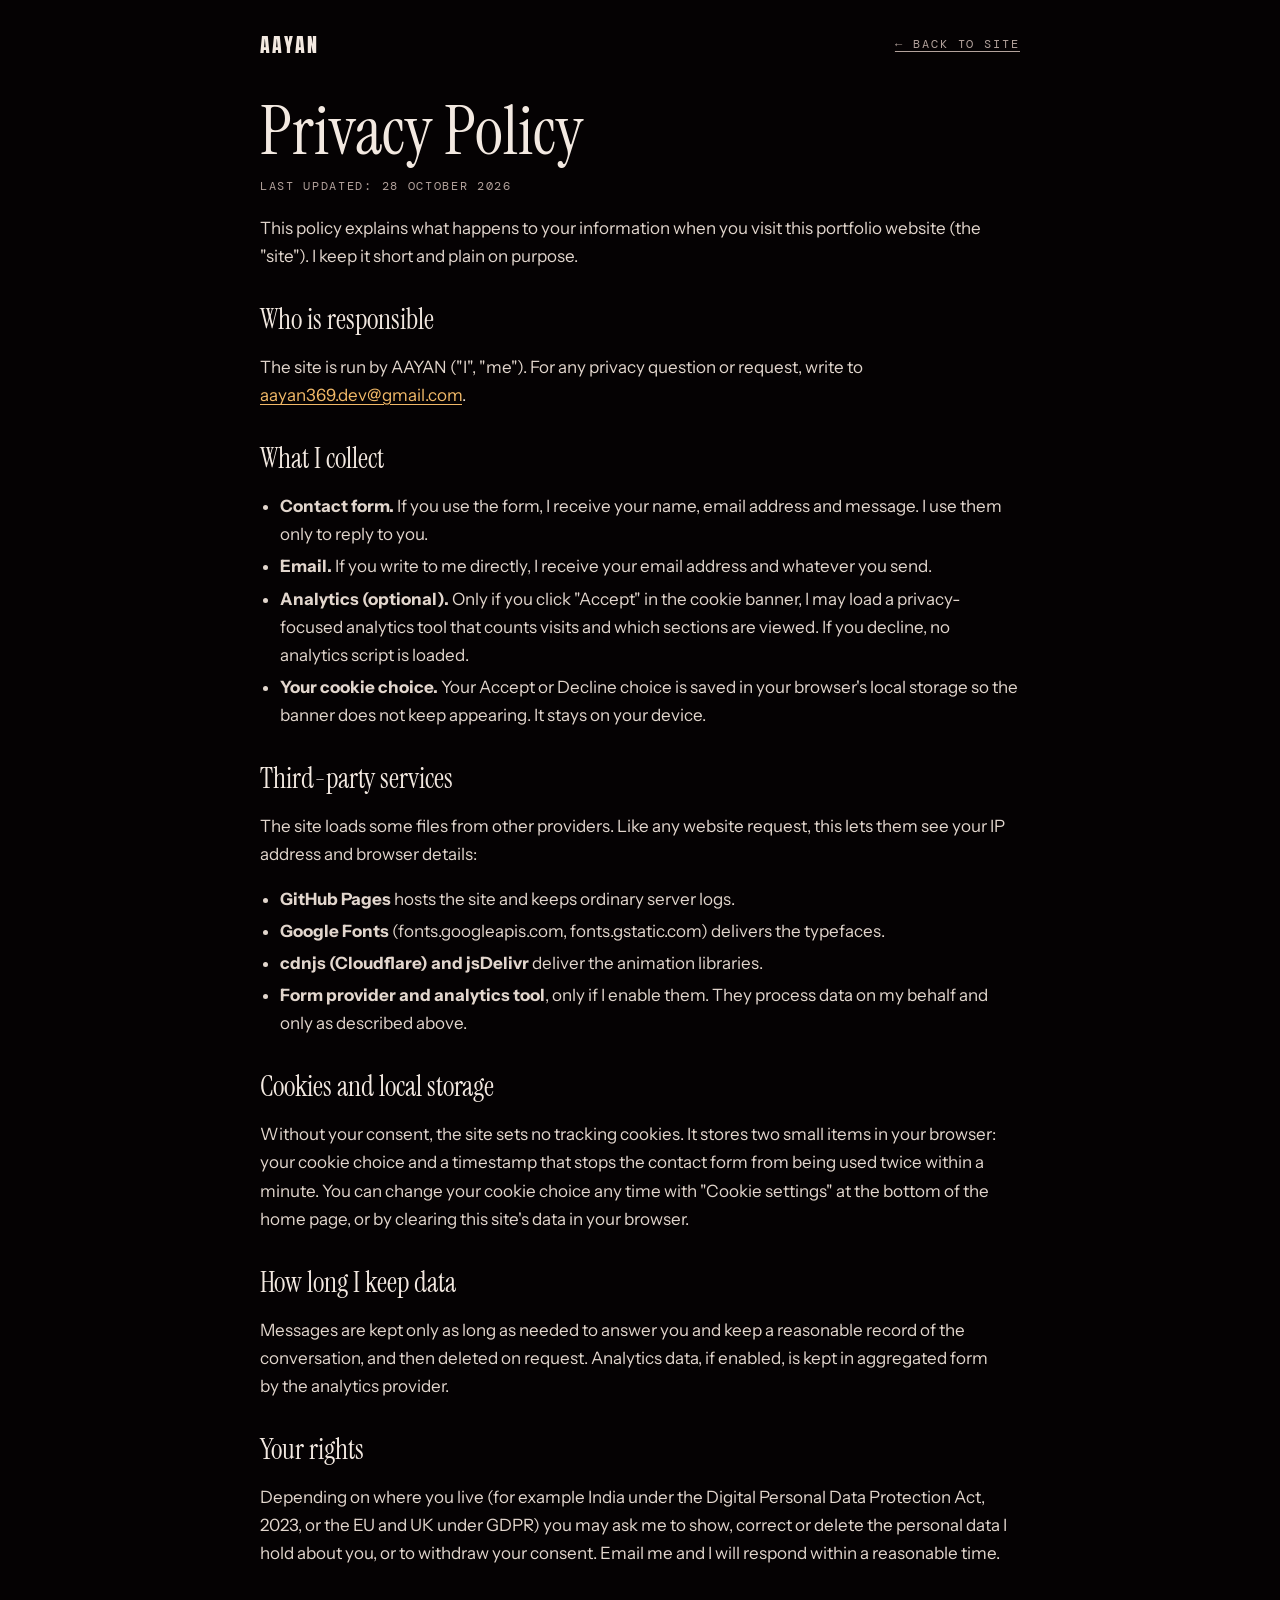
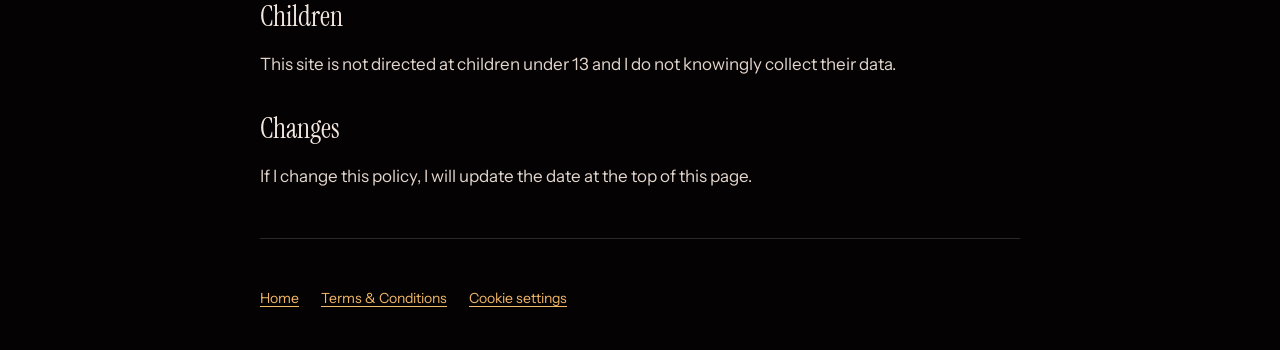
<file: privacy.html>
<!doctype html>
<html lang="en">
<head>
<meta charset="utf-8">
<meta name="viewport" content="width=device-width,initial-scale=1,viewport-fit=cover">
<meta name="theme-color" content="#050203">
<meta http-equiv="Content-Security-Policy" content="upgrade-insecure-requests; object-src 'none'; base-uri 'self'">
<link rel="icon" href="favicon.ico" sizes="any"><link rel="icon" type="image/svg+xml" href="[data-uri]"><link rel="apple-touch-icon" href="assets/apple-touch-icon.png">
<link rel="preconnect" href="https://fonts.googleapis.com"><link rel="preconnect" href="https://fonts.gstatic.com" crossorigin><link href="https://fonts.googleapis.com/css2?family=Anton&family=Instrument+Serif&family=Instrument+Sans:wght@400;500;600&family=DM+Mono:wght@400;500&display=swap" rel="stylesheet">
<style>
:root{--ink:#050203;--bone:#f3e9e1;--mute:#b3a29c;--glow:#ff8a2a;--ember:#ff3b1f;--gold:#f2b968;--line:rgba(243,233,225,.16);color-scheme:dark}
*{box-sizing:border-box}
body{margin:0;background:var(--ink);color:var(--bone);font:17px/1.65 "Instrument Sans","Helvetica Neue",Arial,sans-serif;padding-left:max(16px,env(safe-area-inset-left,0px));padding-right:max(16px,env(safe-area-inset-right,0px))}
body::before{content:"";position:fixed;inset:0 0 auto;height:env(safe-area-inset-top,0px);background:var(--ink);z-index:10}
a{color:var(--gold);text-underline-offset:3px}a:hover{color:var(--bone)}
:focus-visible{outline:2px solid var(--glow);outline-offset:3px}
.skip{position:absolute;left:-999px}.skip:focus{left:16px;top:8px;background:var(--bone);color:var(--ink);padding:8px 12px;z-index:20}
header,main,footer{max-width:760px;margin:0 auto}
header{padding-block:calc(28px + env(safe-area-inset-top,0px)) 8px;display:flex;justify-content:space-between;align-items:center;gap:16px;flex-wrap:wrap}
.logo{font-family:"Anton",Impact,"Arial Narrow",sans-serif;letter-spacing:.1em;font-size:20px;color:var(--bone);text-decoration:none}
.back{font-family:"DM Mono",ui-monospace,Menlo,monospace;font-size:12px;letter-spacing:.16em;text-transform:uppercase;color:var(--mute)}
h1{font-family:"Instrument Serif","Times New Roman",serif;font-weight:400;font-size:clamp(40px,8vw,68px);line-height:1;margin:28px 0 6px;text-wrap:balance}
h2{font-family:"Instrument Serif","Times New Roman",serif;font-weight:400;font-size:28px;line-height:1.15;margin:34px 0 6px;color:var(--bone)}
.meta{font-family:"DM Mono",ui-monospace,Menlo,monospace;font-size:12px;letter-spacing:.14em;text-transform:uppercase;color:var(--mute)}
p,li{color:#e2d6cd;max-width:68ch}
ul{padding-left:20px}li{margin:4px 0}
footer{padding-block:48px calc(40px + env(safe-area-inset-bottom,0px));border-top:1px solid var(--line);margin-top:48px;display:flex;gap:10px 22px;flex-wrap:wrap;font-size:14px;color:var(--mute)}
.big404{font-family:"Anton",Impact,"Arial Narrow",sans-serif;font-size:clamp(120px,32vw,300px);line-height:.9;margin:40px 0 0;background:linear-gradient(180deg,#ffb020,#ea2a10 55%,#7a0d06);-webkit-background-clip:text;background-clip:text;color:transparent}
.btn{display:inline-block;margin-top:18px;background:var(--ember);color:var(--ink);padding:14px 24px;text-decoration:none;font-family:"DM Mono",ui-monospace,Menlo,monospace;font-size:12px;letter-spacing:.16em;text-transform:uppercase;font-weight:500}
.btn:hover{background:var(--bone);color:var(--ink)}
</style>
<title>Privacy Policy | AAYAN</title>
<meta name="description" content="How AAYAN's portfolio website handles your data: contact form, optional analytics cookies, and third-party services.">
<link rel="canonical" href="__SITE_URL__/privacy.html">
<meta name="robots" content="index,follow">
</head>
<body>
<a class="skip" href="#main">Skip to content</a>
<header><a class="logo" href="./">AAYAN</a><a class="back" href="./">← Back to site</a></header>
<main id="main">
<h1>Privacy Policy</h1>
<p class="meta">Last updated: 28 October 2026</p>
<p>This policy explains what happens to your information when you visit this portfolio website (the "site"). I keep it short and plain on purpose.</p>

<h2>Who is responsible</h2>
<p>The site is run by AAYAN ("I", "me"). For any privacy question or request, write to <a href="mailto:aayan369.dev@gmail.com">aayan369.dev@gmail.com</a>.</p>

<h2>What I collect</h2>
<ul>
<li><strong>Contact form.</strong> If you use the form, I receive your name, email address and message. I use them only to reply to you.</li>
<li><strong>Email.</strong> If you write to me directly, I receive your email address and whatever you send.</li>
<li><strong>Analytics (optional).</strong> Only if you click "Accept" in the cookie banner, I may load a privacy-focused analytics tool that counts visits and which sections are viewed. If you decline, no analytics script is loaded.</li>
<li><strong>Your cookie choice.</strong> Your Accept or Decline choice is saved in your browser's local storage so the banner does not keep appearing. It stays on your device.</li>
</ul>

<h2>Third-party services</h2>
<p>The site loads some files from other providers. Like any website request, this lets them see your IP address and browser details:</p>
<ul>
<li><strong>GitHub Pages</strong> hosts the site and keeps ordinary server logs.</li>
<li><strong>Google Fonts</strong> (fonts.googleapis.com, fonts.gstatic.com) delivers the typefaces.</li>
<li><strong>cdnjs (Cloudflare) and jsDelivr</strong> deliver the animation libraries.</li>
<li><strong>Form provider and analytics tool</strong>, only if I enable them. They process data on my behalf and only as described above.</li>
</ul>

<h2>Cookies and local storage</h2>
<p>Without your consent, the site sets no tracking cookies. It stores two small items in your browser: your cookie choice and a timestamp that stops the contact form from being used twice within a minute. You can change your cookie choice any time with "Cookie settings" at the bottom of the home page, or by clearing this site's data in your browser.</p>

<h2>How long I keep data</h2>
<p>Messages are kept only as long as needed to answer you and keep a reasonable record of the conversation, and then deleted on request. Analytics data, if enabled, is kept in aggregated form by the analytics provider.</p>

<h2>Your rights</h2>
<p>Depending on where you live (for example India under the Digital Personal Data Protection Act, 2023, or the EU and UK under GDPR) you may ask me to show, correct or delete the personal data I hold about you, or to withdraw your consent. Email me and I will respond within a reasonable time.</p>

<h2>Children</h2>
<p>This site is not directed at children under 13 and I do not knowingly collect their data.</p>

<h2>Changes</h2>
<p>If I change this policy, I will update the date at the top of this page.</p>
</main>
<footer><a href="./">Home</a><a href="terms.html">Terms &amp; Conditions</a><a href="./#cookies">Cookie settings</a></footer>
</body>
</html>
</file>
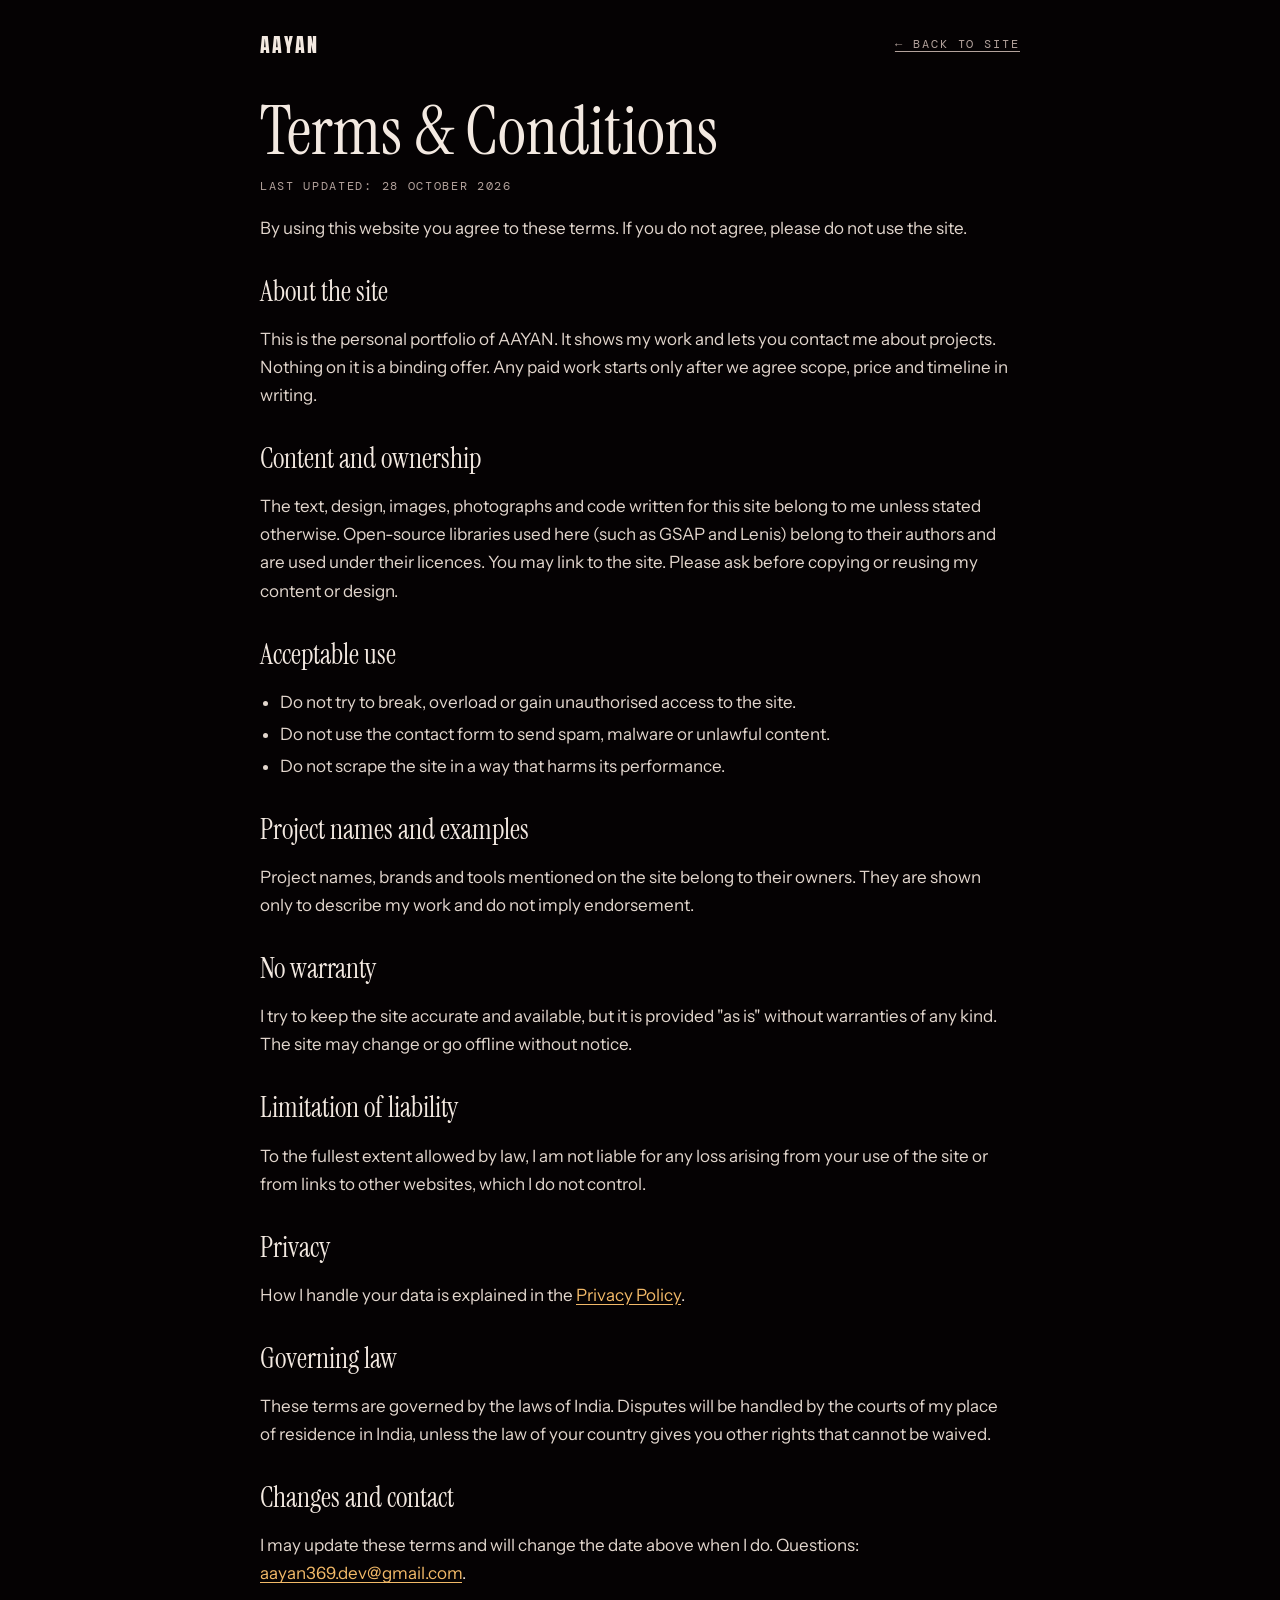
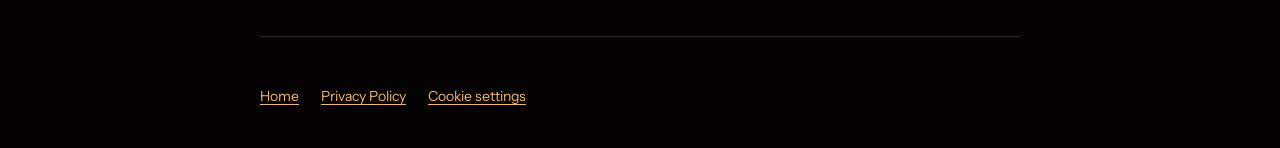
<file: terms.html>
<!doctype html>
<html lang="en">
<head>
<meta charset="utf-8">
<meta name="viewport" content="width=device-width,initial-scale=1,viewport-fit=cover">
<meta name="theme-color" content="#050203">
<meta http-equiv="Content-Security-Policy" content="upgrade-insecure-requests; object-src 'none'; base-uri 'self'">
<link rel="icon" href="favicon.ico" sizes="any"><link rel="icon" type="image/svg+xml" href="[data-uri]"><link rel="apple-touch-icon" href="assets/apple-touch-icon.png">
<link rel="preconnect" href="https://fonts.googleapis.com"><link rel="preconnect" href="https://fonts.gstatic.com" crossorigin><link href="https://fonts.googleapis.com/css2?family=Anton&family=Instrument+Serif&family=Instrument+Sans:wght@400;500;600&family=DM+Mono:wght@400;500&display=swap" rel="stylesheet">
<style>
:root{--ink:#050203;--bone:#f3e9e1;--mute:#b3a29c;--glow:#ff8a2a;--ember:#ff3b1f;--gold:#f2b968;--line:rgba(243,233,225,.16);color-scheme:dark}
*{box-sizing:border-box}
body{margin:0;background:var(--ink);color:var(--bone);font:17px/1.65 "Instrument Sans","Helvetica Neue",Arial,sans-serif;padding-left:max(16px,env(safe-area-inset-left,0px));padding-right:max(16px,env(safe-area-inset-right,0px))}
body::before{content:"";position:fixed;inset:0 0 auto;height:env(safe-area-inset-top,0px);background:var(--ink);z-index:10}
a{color:var(--gold);text-underline-offset:3px}a:hover{color:var(--bone)}
:focus-visible{outline:2px solid var(--glow);outline-offset:3px}
.skip{position:absolute;left:-999px}.skip:focus{left:16px;top:8px;background:var(--bone);color:var(--ink);padding:8px 12px;z-index:20}
header,main,footer{max-width:760px;margin:0 auto}
header{padding-block:calc(28px + env(safe-area-inset-top,0px)) 8px;display:flex;justify-content:space-between;align-items:center;gap:16px;flex-wrap:wrap}
.logo{font-family:"Anton",Impact,"Arial Narrow",sans-serif;letter-spacing:.1em;font-size:20px;color:var(--bone);text-decoration:none}
.back{font-family:"DM Mono",ui-monospace,Menlo,monospace;font-size:12px;letter-spacing:.16em;text-transform:uppercase;color:var(--mute)}
h1{font-family:"Instrument Serif","Times New Roman",serif;font-weight:400;font-size:clamp(40px,8vw,68px);line-height:1;margin:28px 0 6px;text-wrap:balance}
h2{font-family:"Instrument Serif","Times New Roman",serif;font-weight:400;font-size:28px;line-height:1.15;margin:34px 0 6px;color:var(--bone)}
.meta{font-family:"DM Mono",ui-monospace,Menlo,monospace;font-size:12px;letter-spacing:.14em;text-transform:uppercase;color:var(--mute)}
p,li{color:#e2d6cd;max-width:68ch}
ul{padding-left:20px}li{margin:4px 0}
footer{padding-block:48px calc(40px + env(safe-area-inset-bottom,0px));border-top:1px solid var(--line);margin-top:48px;display:flex;gap:10px 22px;flex-wrap:wrap;font-size:14px;color:var(--mute)}
.big404{font-family:"Anton",Impact,"Arial Narrow",sans-serif;font-size:clamp(120px,32vw,300px);line-height:.9;margin:40px 0 0;background:linear-gradient(180deg,#ffb020,#ea2a10 55%,#7a0d06);-webkit-background-clip:text;background-clip:text;color:transparent}
.btn{display:inline-block;margin-top:18px;background:var(--ember);color:var(--ink);padding:14px 24px;text-decoration:none;font-family:"DM Mono",ui-monospace,Menlo,monospace;font-size:12px;letter-spacing:.16em;text-transform:uppercase;font-weight:500}
.btn:hover{background:var(--bone);color:var(--ink)}
</style>
<title>Terms and Conditions | AAYAN</title>
<meta name="description" content="Terms and conditions for using AAYAN's portfolio website.">
<link rel="canonical" href="__SITE_URL__/terms.html">
<meta name="robots" content="index,follow">
</head>
<body>
<a class="skip" href="#main">Skip to content</a>
<header><a class="logo" href="./">AAYAN</a><a class="back" href="./">← Back to site</a></header>
<main id="main">
<h1>Terms &amp; Conditions</h1>
<p class="meta">Last updated: 28 October 2026</p>
<p>By using this website you agree to these terms. If you do not agree, please do not use the site.</p>

<h2>About the site</h2>
<p>This is the personal portfolio of AAYAN. It shows my work and lets you contact me about projects. Nothing on it is a binding offer. Any paid work starts only after we agree scope, price and timeline in writing.</p>

<h2>Content and ownership</h2>
<p>The text, design, images, photographs and code written for this site belong to me unless stated otherwise. Open-source libraries used here (such as GSAP and Lenis) belong to their authors and are used under their licences. You may link to the site. Please ask before copying or reusing my content or design.</p>

<h2>Acceptable use</h2>
<ul>
<li>Do not try to break, overload or gain unauthorised access to the site.</li>
<li>Do not use the contact form to send spam, malware or unlawful content.</li>
<li>Do not scrape the site in a way that harms its performance.</li>
</ul>

<h2>Project names and examples</h2>
<p>Project names, brands and tools mentioned on the site belong to their owners. They are shown only to describe my work and do not imply endorsement.</p>

<h2>No warranty</h2>
<p>I try to keep the site accurate and available, but it is provided "as is" without warranties of any kind. The site may change or go offline without notice.</p>

<h2>Limitation of liability</h2>
<p>To the fullest extent allowed by law, I am not liable for any loss arising from your use of the site or from links to other websites, which I do not control.</p>

<h2>Privacy</h2>
<p>How I handle your data is explained in the <a href="privacy.html">Privacy Policy</a>.</p>

<h2>Governing law</h2>
<p>These terms are governed by the laws of India. Disputes will be handled by the courts of my place of residence in India, unless the law of your country gives you other rights that cannot be waived.</p>

<h2>Changes and contact</h2>
<p>I may update these terms and will change the date above when I do. Questions: <a href="mailto:aayan369.dev@gmail.com">aayan369.dev@gmail.com</a>.</p>
</main>
<footer><a href="./">Home</a><a href="privacy.html">Privacy Policy</a><a href="./#cookies">Cookie settings</a></footer>
</body>
</html>
</file>
